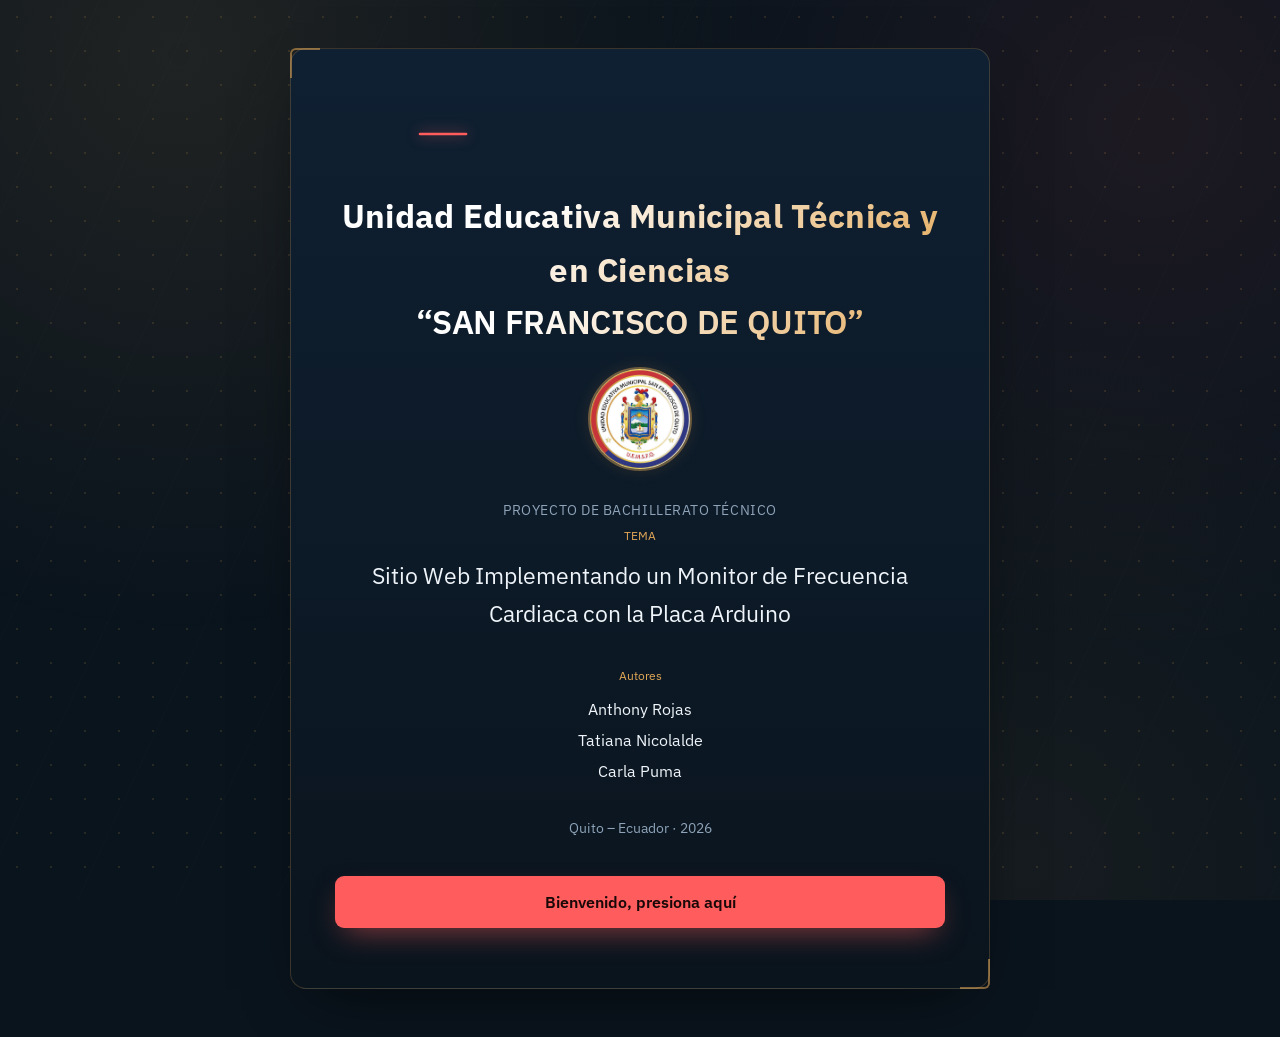
<file: index.html>
<!DOCTYPE html>
<html lang="es">
<head>
<meta charset="UTF-8" />
<meta name="viewport" content="width=device-width, initial-scale=1.0" />
<title>Monitor de frecuencia cardíaca con Arduino — UEM San Francisco de Quito</title>
<link rel="stylesheet" href="css/style.css" />
</head>
<body>

<!-- ============ PORTADA ============ -->
<section class="portada" id="portada">
  <div class="container">
    <div class="portada-card">

      <div class="pulse-line" aria-hidden="true">
        <svg viewBox="0 0 420 46" xmlns="http://www.w3.org/2000/svg">
          <path class="pulse-path" d="M0 23 H140 L155 6 L172 40 L188 12 L200 30 L212 23 H420" />
        </svg>
      </div>

      <p class="portada-institucion">Unidad Educativa Municipal Técnica y en Ciencias</p>
      <h1 class="portada-nombre">“SAN FRANCISCO DE QUITO”</h1>
      <img class="portada-sello" src="img/Portada/images.jpg" alt="Sello de la Unidad Educativa Municipal San Francisco de Quito">

      <p class="portada-titulo-proyecto">PROYECTO DE BACHILLERATO TÉCNICO</p>

      <p class="portada-tema-label">TEMA</p>
      <p class="portada-tema">Sitio Web Implementando un Monitor de Frecuencia Cardiaca con la Placa Arduino</p>

      <p class="portada-autores-label">Autores</p>
      <ul class="portada-autores">
        <li>Anthony Rojas</li>
        <li>Tatiana Nicolalde</li>
        <li>Carla Puma</li>
      </ul>

      <p class="portada-lugar">Quito – Ecuador · 2026</p>

      <button class="btn btn-primary btn-block" id="btn-bienvenido">Bienvenido, presiona aquí</button>
    </div>
  </div>
</section>

<!-- ============ MENÚ PRINCIPAL ============ -->
<section class="menu-section is-hidden" id="menu">
  <div class="menu-inner">
    <div class="menu-head">
      <p class="eyebrow-label">Menú principal</p>
      <h1>Explora el proyecto</h1>
      <p style="margin:0 auto;">Selecciona una sección para conocer el desarrollo del monitor de frecuencia cardíaca.</p>
    </div>

    <div class="menu-grid">
      <a class="menu-card" href="circuito.html">
        <span class="icon-badge"><svg class="icon" viewBox="0 0 24 24" fill="none" stroke="currentColor" stroke-width="1.6"><rect x="3" y="3" width="7" height="7" rx="1"/><rect x="14" y="3" width="7" height="7" rx="1"/><rect x="14" y="14" width="7" height="7" rx="1"/><rect x="3" y="14" width="7" height="7" rx="1"/><path d="M10 6.5H14M6.5 10V14M17.5 10V14M10 17.5H14"/></svg></span>
        <h3>Circuito</h3>
        <p>Funcionamiento y conexiones del circuito con Arduino, la pantalla LCD y el potenciómetro.</p>
      </a>

      <a class="menu-card" href="componentes.html">
        <span class="icon-badge"><svg class="icon" viewBox="0 0 24 24" fill="none" stroke="currentColor" stroke-width="1.6"><path d="M7 3v4M17 3v4M4 9h16M6 9v10a2 2 0 0 0 2 2h8a2 2 0 0 0 2-2V9"/></svg></span>
        <h3>Componentes</h3>
        <p>Ficha técnica de cada elemento electrónico utilizado en el proyecto.</p>
      </a>

      <a class="menu-card" href="desarrollo.html">
        <span class="icon-badge"><svg class="icon" viewBox="0 0 24 24" fill="none" stroke="currentColor" stroke-width="1.6"><path d="M4 6h16M4 12h10M4 18h6"/><circle cx="20" cy="18" r="1.6"/></svg></span>
        <h3>Desarrollo</h3>
        <p>Los cinco pasos seguidos, desde los componentes hasta la publicación del sitio.</p>
      </a>

      <a class="menu-card" href="conclusiones.html">
        <span class="icon-badge"><svg class="icon" viewBox="0 0 24 24" fill="none" stroke="currentColor" stroke-width="1.6"><path d="M12 3l8 4v5c0 5-3.5 8-8 9-4.5-1-8-4-8-9V7l8-4z"/><path d="M9 12l2 2 4-4"/></svg></span>
        <h3>Conclusiones e importancia</h3>
        <p>Aprendizajes obtenidos, importancia del proyecto y su valor innovador.</p>
      </a>
    </div>

    <div class="menu-actions">
      <button class="btn btn-outline" id="btn-volver-portada">Volver a la portada</button>
    </div>
  </div>
</section>

<script src="js/script.js"></script>
</body>
</html>
</file>
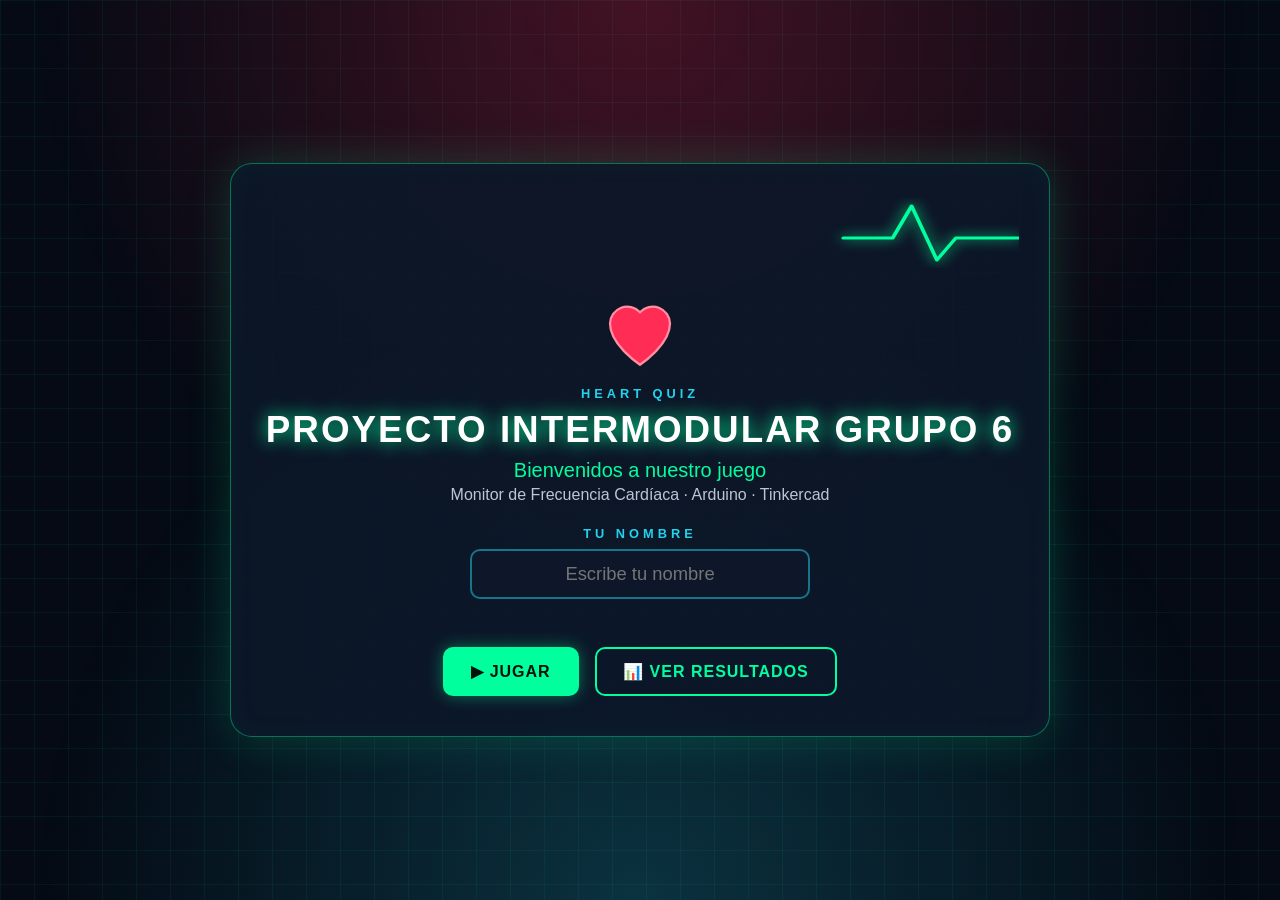
<file: heart-quiz/index.html>
<!DOCTYPE html>
<html lang="es">
<head>
<meta charset="UTF-8">
<meta name="viewport" content="width=device-width, initial-scale=1">
<title>Heart Quiz - Proyecto Intermodular Grupo 6</title>
<link rel="stylesheet" href="style.css">
</head>
<body>
<div class="caja">

  <svg class="ecg" viewBox="0 0 600 70" preserveAspectRatio="none">
    <path d="M0 40 H120 L140 40 L155 8 L175 62 L190 40 H300 L320 40 L335 8 L355 62 L370 40 H480 L500 40 L515 8 L535 62 L550 40 H600"/>
  </svg>

  <!-- MENÚ PRINCIPAL -->
  <section id="menu">
    <svg class="latido" viewBox="0 0 24 24"><path fill="#ff2d55" stroke="#ff8fa3" stroke-width=".6" d="M12 21s-8-5.3-8-11a4.6 4.6 0 0 1 8-3 4.6 4.6 0 0 1 8 3c0 5.7-8 11-8 11z"/></svg>
    <div class="etiqueta">HEART QUIZ</div>
    <h1>PROYECTO INTERMODULAR GRUPO 6</h1>
    <p class="bienvenida">Bienvenidos a nuestro juego</p>
    <p class="txt">Monitor de Frecuencia Cardíaca · Arduino · Tinkercad</p>
    <div class="jugador">
      <label for="nombre" class="etiqueta">TU NOMBRE</label>
      <input id="nombre" type="text" maxlength="20" placeholder="Escribe tu nombre" autocomplete="off">
      <div class="error" id="errNombre"></div>
    </div>
    <button class="btn" onclick="jugar()">▶ JUGAR</button>
    <button class="btn sec" onclick="verResultados()">📊 VER RESULTADOS</button>
  </section>

  <!-- REGLAS -->
  <section id="reglas" class="oculto">
    <div class="etiqueta">ANTES DE EMPEZAR</div>
    <h2>📋 Reglas del juego</h2>
    <ul class="reglas">
      <li><span class="ic">🎯</span><div>El juego trata sobre el <b>corazón, la frecuencia cardíaca, Arduino y nuestro circuito en Tinkercad</b>.</div></li>
      <li><span class="ic">❓</span><div>Debes responder <b>10 preguntas</b>. Cada una tiene 4 opciones y solo una es correcta.</div></li>
      <li><span class="ic">🏆</span><div>Cada respuesta correcta suma <b>10 puntos</b>. El máximo es 100.</div></li>
      <li><span class="ic">❤️</span><div>Tienes <b>3 vidas</b>. Cada error apaga un corazón. Si pierdes las 3, se acaba el juego.</div></li>
      <li><span class="ic">🔁</span><div>En cada pregunta puedes pasar a <b>Siguiente</b>, <b>Repetir</b> la pregunta o volver al <b>Menú principal</b>.</div></li>
    </ul>
    <button class="btn sec" onclick="ir('menu')">← VOLVER</button>
    <button class="btn" onclick="comenzar()">¡EMPEZAR!</button>
  </section>

  <!-- JUEGO -->
  <section id="juego" class="oculto">
    <div class="stats">
      <div class="stat"><small>PUNTOS</small><b id="puntos">0</b></div>
      <div class="stat"><small>VIDAS</small><b id="vidas"></b></div>
      <div class="stat"><small>PREGUNTA</small><b id="numero">1/10</b></div>
    </div>
    <div class="barra"><div id="progreso"></div></div>
    <div class="pregunta-box">
      <div class="cat" id="cat"></div>
      <h2 id="preg"></h2>
      <div class="opciones" id="opciones"></div>
    </div>
    <div class="msg" id="msg"></div>
    <div class="acciones">
      <button class="btn rojo" onclick="menuPrincipal()">🏠 MENÚ PRINCIPAL</button>
      <button class="btn sec" id="btnRepetir" onclick="repetir()">↻ REPETIR</button>
      <button class="btn" id="btnSig" onclick="siguiente()">SIGUIENTE ▶</button>
    </div>
  </section>

  <!-- RESULTADOS -->
  <section id="ranking" class="oculto">
    <div class="etiqueta">JUGADORES</div>
    <h2>📊 Resultados</h2>
    <div class="orden">
      <button class="btn sec chico" id="ordenTurno" onclick="cambiarOrden('turno')">ORDEN DE JUEGO</button>
      <button class="btn sec chico" id="ordenPuntos" onclick="cambiarOrden('puntos')">MEJOR PUNTAJE</button>
    </div>
    <div class="tabla-wrap alta" id="tablaRank"></div>
    <button class="btn sec" onclick="ir('menu')">← VOLVER</button>
    <button class="btn rojo" onclick="borrarResultados()">🗑 BORRAR HISTORIAL</button>
  </section>

  <!-- FIN -->
  <section id="fin" class="oculto">
    <div class="final-icon" id="finIcono"></div>
    <h1 id="finTitulo"></h1>
    <p class="bienvenida" id="finTexto"></p>
    <p class="txt" id="finPuesto"></p>
    <div class="etiqueta">JUGADORES ANTERIORES</div>
    <div class="tabla-wrap" id="tablaFin"></div>
    <button class="btn" onclick="comenzar()">↻ REINTENTAR</button>
    <button class="btn sec" onclick="nuevoJugador()">👤 NUEVO JUGADOR</button>
  </section>
</div>

<script src="script.js"></script>
</body>
</html>
</file>
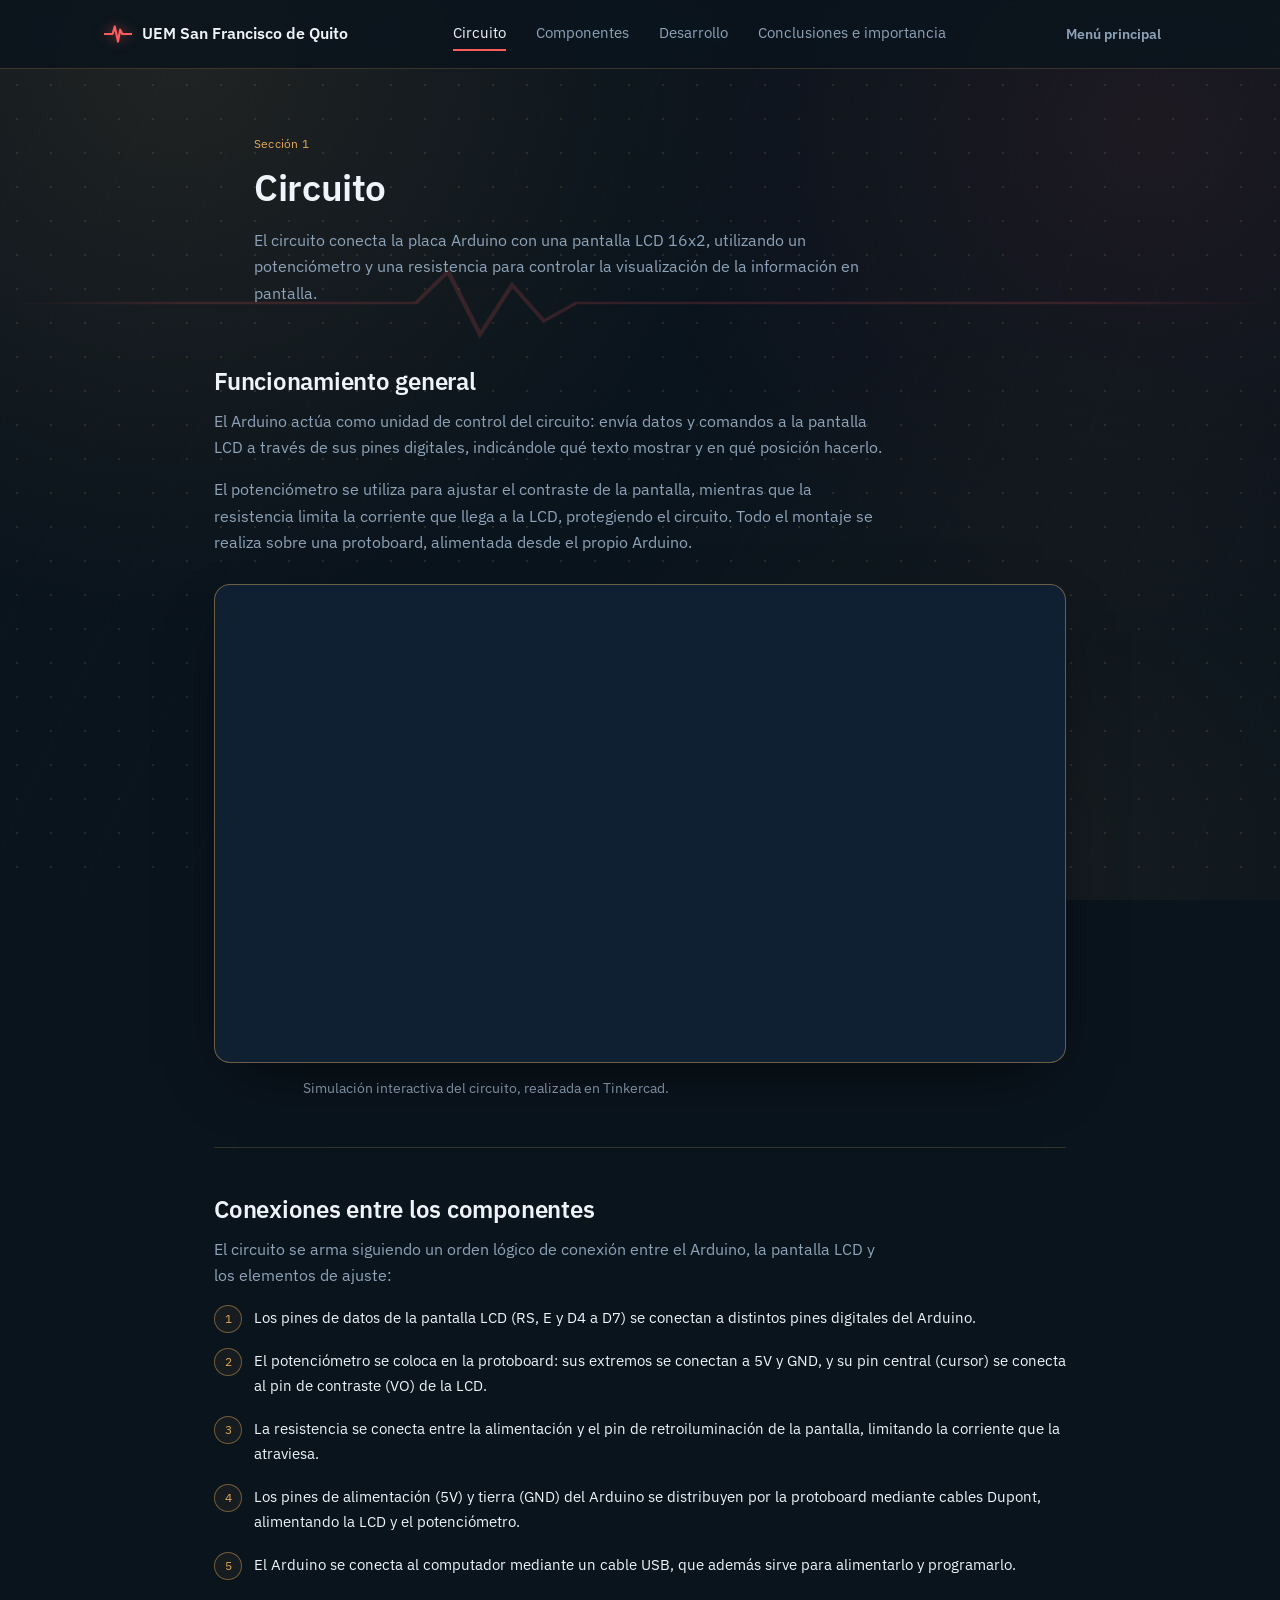
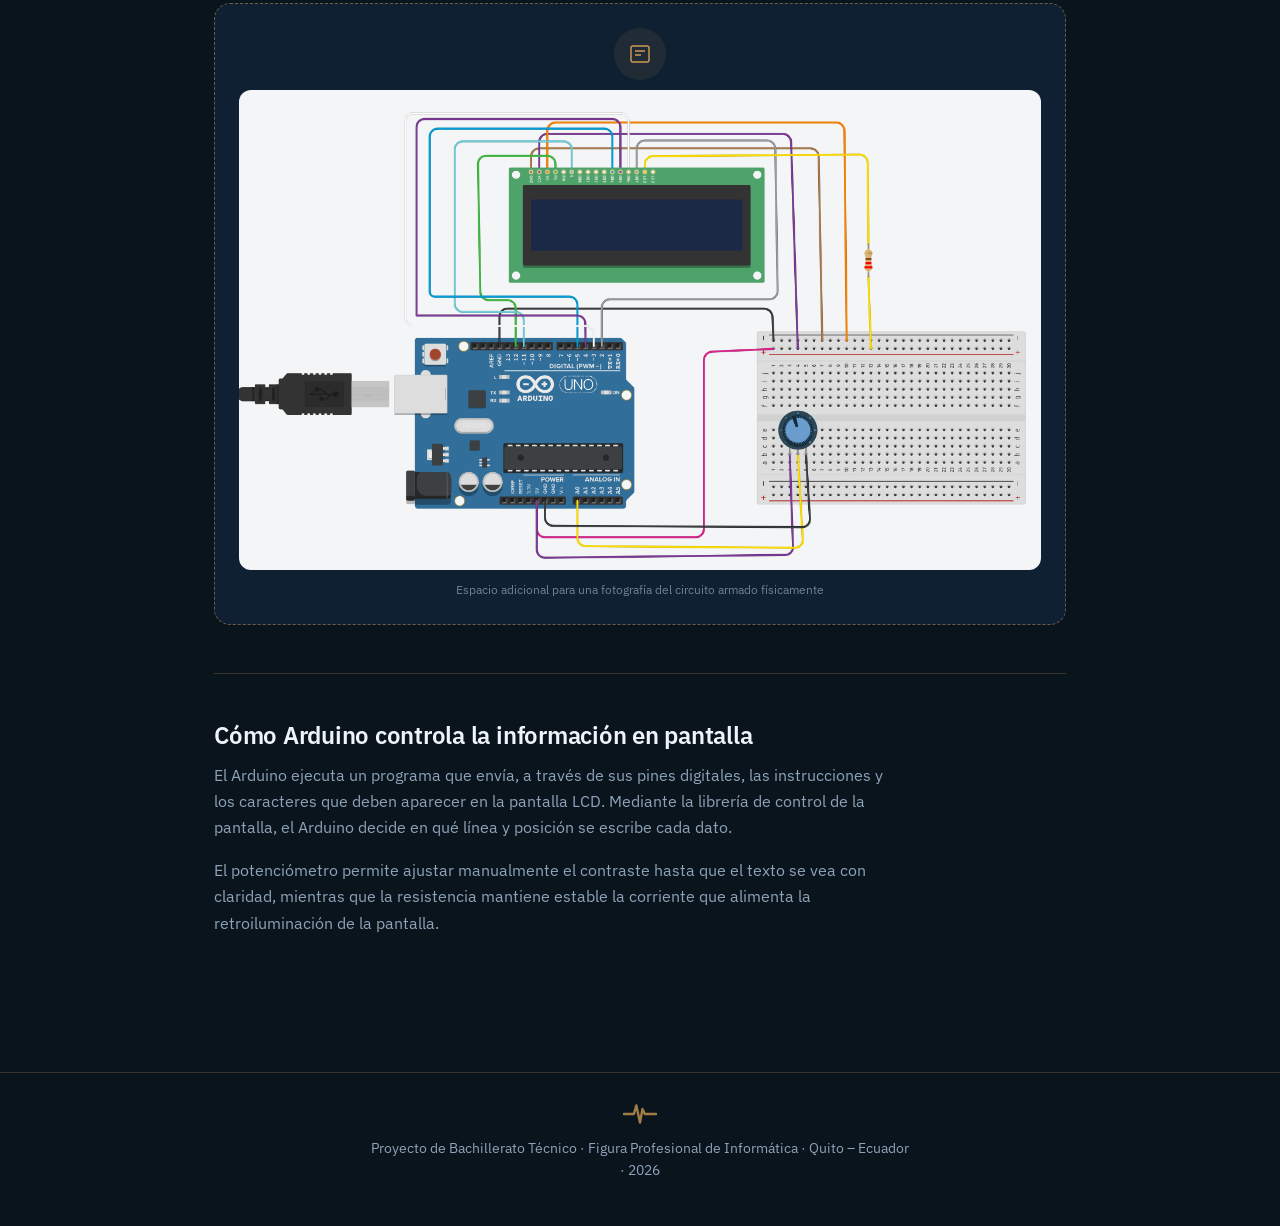
<file: circuito.html>
<!DOCTYPE html>
<html lang="es">
<head>
<meta charset="UTF-8" />
<meta name="viewport" content="width=device-width, initial-scale=1.0" />
<title>Circuito — Monitor de frecuencia cardíaca con Arduino</title>
<link rel="stylesheet" href="css/style.css" />
</head>
<body>

<header class="site-header">
  <div class="header-inner">
    <a class="brand" href="index.html">
      <span class="brand-mark" aria-hidden="true">
        <svg viewBox="0 0 26 18" xmlns="http://www.w3.org/2000/svg"><path d="M0 9h8l2-7 3 14 2-11 2 4h9" fill="none" stroke="#ff5d5d" stroke-width="2" stroke-linecap="round" stroke-linejoin="round"/></svg>
      </span>
      <span>UEM San Francisco de Quito</span>
    </a>
    <nav class="site-nav" aria-label="Navegación principal">
      <a href="circuito.html">Circuito</a>
      <a href="componentes.html">Componentes</a>
      <a href="desarrollo.html">Desarrollo</a>
      <a href="conclusiones.html">Conclusiones e importancia</a>
    </nav>
    <div class="header-actions">
      <a class="btn btn-ghost" href="index.html#menu">Menú principal</a>
    </div>
    <button class="nav-toggle" aria-label="Abrir menú">☰</button>
  </div>
</header>

<section class="section-hero">
  <div class="hero-ecg-wrap" aria-hidden="true"><svg viewBox="0 0 1600 100" preserveAspectRatio="none" xmlns="http://www.w3.org/2000/svg"><path d="M0 50 H260 L280 15 L300 85 L320 30 L340 70 L360 50 H800" fill="none" stroke="#ff5d5d" stroke-width="3"/><path d="M0 50 H260 L280 15 L300 85 L320 30 L340 70 L360 50 H800" fill="none" stroke="#ff5d5d" stroke-width="3" transform="translate(800,0)"/></svg></div>
  <div class="container">
    <p class="eyebrow-label">Sección 1</p>
    <h1>Circuito</h1>
    <p>El circuito conecta la placa Arduino con una pantalla LCD 16x2, utilizando un potenciómetro y una resistencia para controlar la visualización de la información en pantalla.</p>
  </div>
</section>

<section>
  <div class="container">

    <h2>Funcionamiento general</h2>
    <p>El Arduino actúa como unidad de control del circuito: envía datos y comandos a la pantalla LCD a través de sus pines digitales, indicándole qué texto mostrar y en qué posición hacerlo.</p>
    <p>El potenciómetro se utiliza para ajustar el contraste de la pantalla, mientras que la resistencia limita la corriente que llega a la LCD, protegiendo el circuito. Todo el montaje se realiza sobre una protoboard, alimentada desde el propio Arduino.</p>

    <div class="circuito-embed">
      <div class="embed-frame">
        <iframe src="https://www.tinkercad.com/embed/7aYtEujvvFU?sharecode=viYZ-aGnETZepi8t3bo9Mt4cG4q8WnVio-UwCcO6Vo4" title="Simulación del circuito en Tinkercad" loading="lazy" allowfullscreen></iframe>
      </div>
      <p class="embed-caption">Simulación interactiva del circuito, realizada en Tinkercad.</p>
    </div>

    <hr class="divider-line" />

    <h2>Conexiones entre los componentes</h2>
    <p>El circuito se arma siguiendo un orden lógico de conexión entre el Arduino, la pantalla LCD y los elementos de ajuste:</p>
    <ol class="pasos-conexion">
      <li>Los pines de datos de la pantalla LCD (RS, E y D4 a D7) se conectan a distintos pines digitales del Arduino.</li>
      <li>El potenciómetro se coloca en la protoboard: sus extremos se conectan a 5V y GND, y su pin central (cursor) se conecta al pin de contraste (VO) de la LCD.</li>
      <li>La resistencia se conecta entre la alimentación y el pin de retroiluminación de la pantalla, limitando la corriente que la atraviesa.</li>
      <li>Los pines de alimentación (5V) y tierra (GND) del Arduino se distribuyen por la protoboard mediante cables Dupont, alimentando la LCD y el potenciómetro.</li>
      <li>El Arduino se conecta al computador mediante un cable USB, que además sirve para alimentarlo y programarlo.</li>
    </ol>

    <div class="img-slot" style="margin-top:26px;">
      <span class="slot-icon"><svg viewBox="0 0 24 24" fill="none" stroke="currentColor" stroke-width="1.4"><rect x="3" y="4" width="18" height="16" rx="2"/><path d="M7 9h10M7 13h6"/></svg></span>
      <img src="img/circuito/Circuito.png" alt="Imagen del componente">
      <small>Espacio adicional para una fotografía del circuito armado físicamente</small>
    </div>

    <hr class="divider-line" />

    <h2>Cómo Arduino controla la información en pantalla</h2>
    <p>El Arduino ejecuta un programa que envía, a través de sus pines digitales, las instrucciones y los caracteres que deben aparecer en la pantalla LCD. Mediante la librería de control de la pantalla, el Arduino decide en qué línea y posición se escribe cada dato.</p>
    <p>El potenciómetro permite ajustar manualmente el contraste hasta que el texto se vea con claridad, mientras que la resistencia mantiene estable la corriente que alimenta la retroiluminación de la pantalla.</p>

  </div>
</section>

<footer class="site-footer">
  <div class="footer-mark" aria-hidden="true"><svg viewBox="0 0 26 18" xmlns="http://www.w3.org/2000/svg"><path d="M0 9h8l2-7 3 14 2-11 2 4h9" fill="none" stroke="#e3a857" stroke-width="2" stroke-linecap="round" stroke-linejoin="round"/></svg></div>
  <p>Proyecto de Bachillerato Técnico · Figura Profesional de Informática · Quito – Ecuador · 2026</p>
</footer>

<script src="js/script.js"></script>
</body>
</html>
</file>
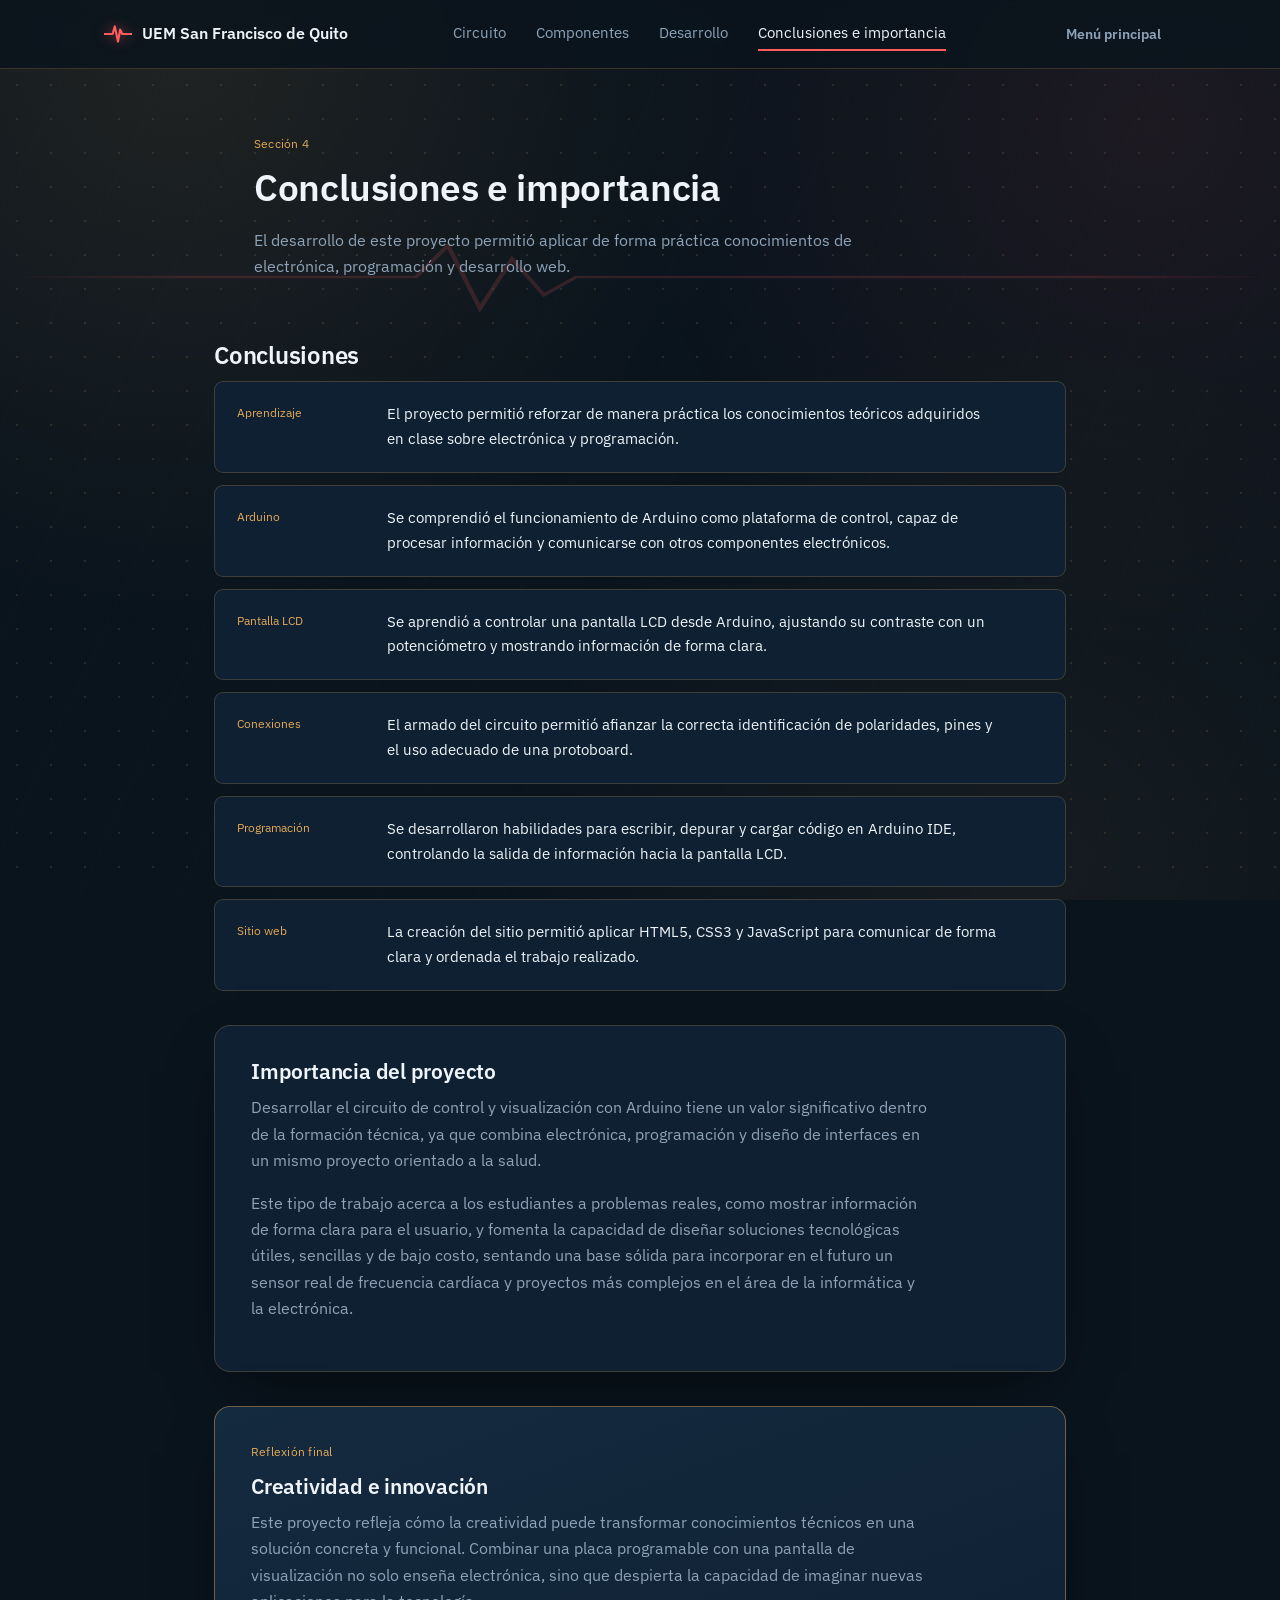
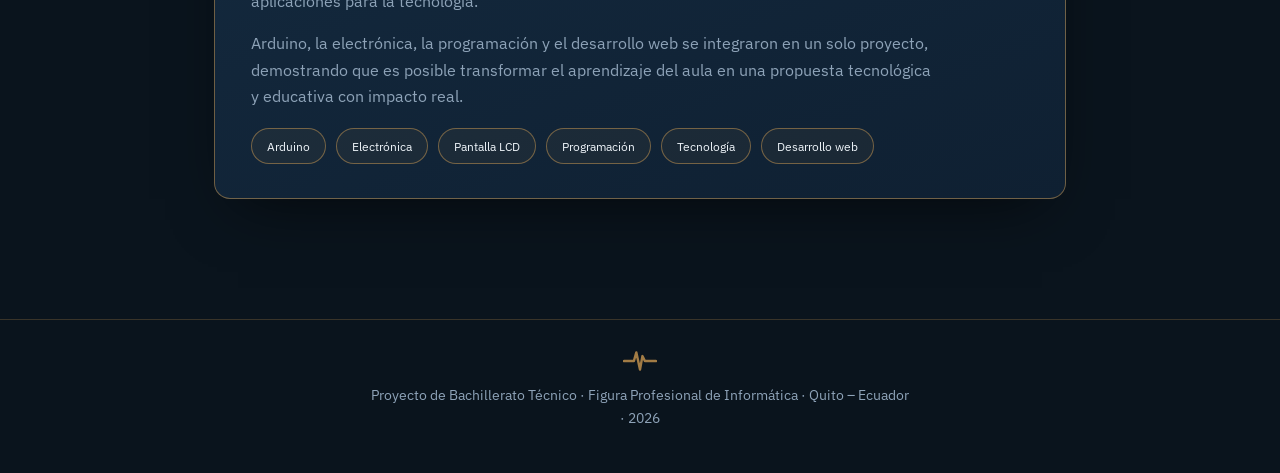
<file: conclusiones.html>
<!DOCTYPE html>
<html lang="es">
<head>
<meta charset="UTF-8" />
<meta name="viewport" content="width=device-width, initial-scale=1.0" />
<title>Conclusiones — Monitor de frecuencia cardíaca con Arduino</title>
<link rel="stylesheet" href="css/style.css" />
</head>
<body>

<header class="site-header">
  <div class="header-inner">
    <a class="brand" href="index.html">
      <span class="brand-mark" aria-hidden="true">
        <svg viewBox="0 0 26 18" xmlns="http://www.w3.org/2000/svg"><path d="M0 9h8l2-7 3 14 2-11 2 4h9" fill="none" stroke="#ff5d5d" stroke-width="2" stroke-linecap="round" stroke-linejoin="round"/></svg>
      </span>
      <span>UEM San Francisco de Quito</span>
    </a>
    <nav class="site-nav" aria-label="Navegación principal">
      <a href="circuito.html">Circuito</a>
      <a href="componentes.html">Componentes</a>
      <a href="desarrollo.html">Desarrollo</a>
      <a href="conclusiones.html">Conclusiones e importancia</a>
    </nav>
    <div class="header-actions">
      <a class="btn btn-ghost" href="index.html#menu">Menú principal</a>
    </div>
    <button class="nav-toggle" aria-label="Abrir menú">☰</button>
  </div>
</header>

<section class="section-hero">
  <div class="hero-ecg-wrap" aria-hidden="true"><svg viewBox="0 0 1600 100" preserveAspectRatio="none" xmlns="http://www.w3.org/2000/svg"><path d="M0 50 H260 L280 15 L300 85 L320 30 L340 70 L360 50 H800" fill="none" stroke="#ff5d5d" stroke-width="3"/><path d="M0 50 H260 L280 15 L300 85 L320 30 L340 70 L360 50 H800" fill="none" stroke="#ff5d5d" stroke-width="3" transform="translate(800,0)"/></svg></div>
  <div class="container">
    <p class="eyebrow-label">Sección 4</p>
    <h1>Conclusiones e importancia</h1>
    <p>El desarrollo de este proyecto permitió aplicar de forma práctica conocimientos de electrónica, programación y desarrollo web.</p>
  </div>
</section>

<section>
  <div class="container">

    <h2>Conclusiones</h2>
    <ul class="lista-conclusiones">
      <li>
        <span class="tema">Aprendizaje</span>
        <p>El proyecto permitió reforzar de manera práctica los conocimientos teóricos adquiridos en clase sobre electrónica y programación.</p>
      </li>
      <li>
        <span class="tema">Arduino</span>
        <p>Se comprendió el funcionamiento de Arduino como plataforma de control, capaz de procesar información y comunicarse con otros componentes electrónicos.</p>
      </li>
      <li>
        <span class="tema">Pantalla LCD</span>
        <p>Se aprendió a controlar una pantalla LCD desde Arduino, ajustando su contraste con un potenciómetro y mostrando información de forma clara.</p>
      </li>
      <li>
        <span class="tema">Conexiones</span>
        <p>El armado del circuito permitió afianzar la correcta identificación de polaridades, pines y el uso adecuado de una protoboard.</p>
      </li>
      <li>
        <span class="tema">Programación</span>
        <p>Se desarrollaron habilidades para escribir, depurar y cargar código en Arduino IDE, controlando la salida de información hacia la pantalla LCD.</p>
      </li>
      <li>
        <span class="tema">Sitio web</span>
        <p>La creación del sitio permitió aplicar HTML5, CSS3 y JavaScript para comunicar de forma clara y ordenada el trabajo realizado.</p>
      </li>
    </ul>

    <div class="panel">
      <h2>Importancia del proyecto</h2>
      <p>Desarrollar el circuito de control y visualización con Arduino tiene un valor significativo dentro de la formación técnica, ya que combina electrónica, programación y diseño de interfaces en un mismo proyecto orientado a la salud.</p>
      <p>Este tipo de trabajo acerca a los estudiantes a problemas reales, como mostrar información de forma clara para el usuario, y fomenta la capacidad de diseñar soluciones tecnológicas útiles, sencillas y de bajo costo, sentando una base sólida para incorporar en el futuro un sensor real de frecuencia cardíaca y proyectos más complejos en el área de la informática y la electrónica.</p>
    </div>

    <div class="panel panel-cta">
      <p class="eyebrow-label">Reflexión final</p>
      <h2>Creatividad e innovación</h2>
      <p>Este proyecto refleja cómo la creatividad puede transformar conocimientos técnicos en una solución concreta y funcional. Combinar una placa programable con una pantalla de visualización no solo enseña electrónica, sino que despierta la capacidad de imaginar nuevas aplicaciones para la tecnología.</p>
      <p>Arduino, la electrónica, la programación y el desarrollo web se integraron en un solo proyecto, demostrando que es posible transformar el aprendizaje del aula en una propuesta tecnológica y educativa con impacto real.</p>
      <div class="chips">
        <span class="chip">Arduino</span>
        <span class="chip">Electrónica</span>
        <span class="chip">Pantalla LCD</span>
        <span class="chip">Programación</span>
        <span class="chip">Tecnología</span>
        <span class="chip">Desarrollo web</span>
      </div>
    </div>

  </div>
</section>

<footer class="site-footer">
  <div class="footer-mark" aria-hidden="true"><svg viewBox="0 0 26 18" xmlns="http://www.w3.org/2000/svg"><path d="M0 9h8l2-7 3 14 2-11 2 4h9" fill="none" stroke="#e3a857" stroke-width="2" stroke-linecap="round" stroke-linejoin="round"/></svg></div>
  <p>Proyecto de Bachillerato Técnico · Figura Profesional de Informática · Quito – Ecuador · 2026</p>
</footer>

<script src="js/script.js"></script>
</body>
</html>
</file>
<file: css/style.css>
/* =========================================================
   UEM San Francisco de Quito — Monitor de frecuencia cardíaca
   Hoja de estilos general
   ========================================================= */

@import url('https://fonts.googleapis.com/css2?family=IBM+Plex+Sans:wght@400;500;600;700&display=swap');

:root{
  --bg: #0a141d;
  --bg-panel: #0f2032;
  --bg-panel-2: #142a3f;
  --border: rgba(227,168,87,0.22);
  --border-strong: rgba(227,168,87,0.45);
  --text: #eef4f9;
  --text-muted: #8ea3b8;
  --accent-pulse: #ff5d5d;
  --accent-pulse-dim: rgba(255,93,93,0.16);
  --accent-copper: #e3a857;
  --accent-copper-dim: #a9793a;
  --radius: 16px;
  --radius-sm: 9px;
  --maxw: 1120px;
  --font-display: 'IBM Plex Sans', system-ui, sans-serif;
  --font-body: 'IBM Plex Sans', system-ui, sans-serif;
  --font-mono: 'IBM Plex Sans', system-ui, sans-serif;
  --shadow-lift: 0 24px 60px -24px rgba(0,0,0,0.65);
}

*{ box-sizing: border-box; }
html{ scroll-behavior: smooth; }
body{
  margin:0;
  background: var(--bg);
  color: var(--text);
  font-family: var(--font-body);
  line-height: 1.65;
  -webkit-font-smoothing: antialiased;
  overflow-x: hidden;
}

/* Textura de fondo: resplandores + trama de puntos tipo placa electrónica */
body::before{
  content:"";
  position: fixed;
  inset: 0;
  z-index: -2;
  background-image:
    radial-gradient(circle at 14% 6%, rgba(227,168,87,0.10), transparent 42%),
    radial-gradient(circle at 90% 14%, rgba(255,93,93,0.08), transparent 38%),
    radial-gradient(circle at 80% 96%, rgba(227,168,87,0.06), transparent 40%),
    radial-gradient(circle 1.4px, rgba(227,168,87,0.14) 1.4px, transparent 1.4px);
  background-size: auto, auto, auto, 34px 34px;
  background-position: 0 0, 0 0, 0 0, 0 0;
}
body::after{
  content:"";
  position: fixed;
  inset: 0;
  z-index: -1;
  pointer-events:none;
  background-image: repeating-linear-gradient(115deg, rgba(255,255,255,0.012) 0px, rgba(255,255,255,0.012) 1px, transparent 1px, transparent 90px);
}

img{ max-width: 100%; display:block; }
a{ color: inherit; text-decoration: none; }

h1,h2,h3,h4{
  font-family: var(--font-display);
  font-weight: 600;
  line-height: 1.15;
  letter-spacing: -0.01em;
  margin: 0 0 .5em 0;
}
h2{ font-size: 1.5rem; }

p{ margin: 0 0 1em 0; color: var(--text-muted); max-width: 68ch; }

.container{
  max-width: var(--maxw);
  margin: 0 auto;
  padding: 0 24px;
}

.eyebrow-label{
  font-family: var(--font-mono);
  font-size: 0.78rem;
  letter-spacing: 0.02em;
  color: var(--accent-copper);
}

/* ---------- Botones ---------- */
.btn{
  display:inline-flex;
  align-items:center;
  gap:.5em;
  padding: 0.95em 1.7em;
  border-radius: var(--radius-sm);
  font-family: var(--font-display);
  font-weight: 600;
  font-size: 0.98rem;
  border: 1px solid transparent;
  cursor: pointer;
  transition: transform .2s ease, background .2s ease, border-color .2s ease, box-shadow .2s ease;
}
.btn:hover{ transform: translateY(-2px); }
.btn:focus-visible{ outline: 2px solid var(--accent-copper); outline-offset: 3px; }

.btn-primary{
  background: var(--accent-pulse);
  color: #1a0808;
  box-shadow: 0 12px 30px -10px rgba(255,93,93,0.55);
}
.btn-primary:hover{ background:#ff7373; box-shadow: 0 16px 38px -10px rgba(255,93,93,0.7); }

.btn-outline{
  background: transparent;
  border-color: var(--border-strong);
  color: var(--text);
}
.btn-outline:hover{ border-color: var(--accent-copper); color: var(--accent-copper); background: rgba(227,168,87,0.06); }

.btn-ghost{
  background: transparent;
  color: var(--text-muted);
  padding: 0.5em 1em;
  font-size: 0.9rem;
}
.btn-ghost:hover{ color: var(--accent-copper); transform:none; }

.btn-block{ width: 100%; justify-content:center; }

/* ---------- Encabezado (sub-páginas) ---------- */
.site-header{
  border-bottom: 1px solid var(--border);
  background: rgba(10,20,29,0.82);
  backdrop-filter: blur(10px);
  position: sticky;
  top:0;
  z-index: 30;
}
.header-inner{
  max-width: var(--maxw);
  margin: 0 auto;
  padding: 14px 24px;
  display:flex;
  align-items:center;
  justify-content: space-between;
  gap: 20px;
  position: relative;
}
.brand{
  display:flex;
  align-items:center;
  gap:10px;
  font-family: var(--font-display);
  font-weight:600;
  font-size: 0.98rem;
  white-space: nowrap;
}
.brand-mark{ width: 28px; height: 20px; flex-shrink:0; filter: drop-shadow(0 0 6px rgba(255,93,93,0.5)); }
.brand-mark svg{ width:100%; height:100%; }

.site-nav{
  display:flex;
  gap: 30px;
  flex-wrap: wrap;
}
.site-nav a{
  font-size: 0.92rem;
  color: var(--text-muted);
  padding: 4px 0;
  border-bottom: 2px solid transparent;
  transition: color .2s ease, border-color .2s ease;
}
.site-nav a:hover, .site-nav a.active{
  color: var(--text);
  border-color: var(--accent-pulse);
}

.nav-toggle{
  display:none;
  background: transparent;
  border: 1px solid var(--border-strong);
  border-radius: var(--radius-sm);
  color: var(--text);
  padding: 8px 10px;
  cursor:pointer;
}

.site-footer{
  border-top: 1px solid var(--border);
  margin-top: 60px;
  padding: 30px 24px 44px;
  text-align:center;
}
.footer-mark{ width:34px; height:22px; margin: 0 auto 12px; opacity:.7; }
.footer-mark svg{ width:100%; height:100%; }
.site-footer p{
  margin:0 auto;
  font-size: 0.85rem;
  color: var(--text-muted);
}

/* ---------- Portada (index.html) ---------- */
.portada{
  min-height: 100svh;
  display:flex;
  align-items:center;
  justify-content:center;
  padding: 48px 24px;
  position: relative;
  overflow:hidden;
}
.portada::before{
  content:"";
  position:absolute;
  top:50%; left:50%;
  width: 900px; height: 900px;
  background: radial-gradient(circle, rgba(255,93,93,0.10), transparent 60%);
  transform: translate(-50%,-50%);
  pointer-events:none;
}
.portada-card{
  max-width: 700px;
  width: 100%;
  text-align:center;
  padding: 60px 44px;
  border: 1px solid var(--border);
  border-radius: var(--radius);
  background: linear-gradient(180deg, var(--bg-panel), var(--bg));
  box-shadow: var(--shadow-lift);
  position: relative;
}
.portada-card > p,
.portada-autores{
  margin-left: auto;
  margin-right: auto;
  text-align: center;
}
.portada-card::before, .portada-card::after{
  content:"";
  position:absolute;
  width: 28px; height: 28px;
  border: 2px solid var(--accent-copper);
  opacity: 0.55;
}
.portada-card::before{ top:-1px; left:-1px; border-right:none; border-bottom:none; border-top-left-radius: 6px; }
.portada-card::after{ bottom:-1px; right:-1px; border-left:none; border-top:none; border-bottom-right-radius: 6px; }

.pulse-line{
  width: 100%;
  max-width: 440px;
  margin: 0 auto 30px;
  height: 50px;
}
.pulse-line svg{ width:100%; height:100%; overflow: visible; }
.pulse-track,
.pulse-path{
  fill:none;
  stroke-width: 2.5;
  stroke-linecap: round;
  stroke-linejoin: round;
}
.pulse-track{ stroke: rgba(255,93,93,0.24); }
.pulse-path{
  stroke: var(--accent-pulse);
  stroke-dasharray: 44 437;
  stroke-dashoffset: 0;
  filter: drop-shadow(0 0 6px rgba(255,93,93,0.65));
  animation: pulse-travel 2.4s linear infinite, pulse-glow 1.8s ease-in-out infinite;
}
@keyframes pulse-travel{ to{ stroke-dashoffset: -481; } }
@keyframes pulse-glow{
  0%, 100%{ filter: drop-shadow(0 0 4px rgba(255,93,93,0.45)); }
  50%{ filter: drop-shadow(0 0 12px rgba(255,93,93,0.85)); }
}

.portada-institucion{
  font-family: var(--font-display);
  font-size: clamp(1.5rem, 3.2vw, 2.05rem);
  font-weight: 700;
  letter-spacing: 0.01em;
  margin-bottom: 6px;
  background: linear-gradient(135deg, #ffffff 30%, var(--accent-copper) 100%);
  -webkit-background-clip: text;
  background-clip: text;
  color: transparent;
}
.portada-nombre{
  font-family: var(--font-display);
  font-size: clamp(1.5rem, 3.2vw, 2.05rem);
  margin-bottom: 26px;
  background: linear-gradient(135deg, #ffffff 30%, var(--accent-copper) 100%);
  -webkit-background-clip: text;
  background-clip: text;
  color: transparent;
}
.portada-figura{
  color: var(--text-muted);
  font-size: 0.95rem;
  margin-bottom: 10px;
}
.portada-sello{
  width: 104px;
  height: 104px;
  margin: 0 auto 28px;
  border: 2px solid var(--border-strong);
  border-radius: 50%;
  object-fit: cover;
  object-position: center;
  box-shadow: 0 0 16px rgba(227,168,87,0.12);
}
.portada-titulo-proyecto{
  font-family: var(--font-display);
  font-size: 0.85rem;
  color: var(--text-muted);
  letter-spacing: 0.04em;
  margin-bottom: 4px;
}
.portada-previo{
  font-size: 0.85rem;
  color: var(--text-muted);
  margin-bottom: 28px;
}
.portada-tema-label{
  font-family: var(--font-mono);
  font-size: 0.78rem;
  color: var(--accent-copper);
  margin-bottom: 10px;
}
.portada-tema{
  font-family: var(--font-display);
  font-size: clamp(1.15rem, 2.5vw, 1.45rem);
  max-width: 46ch;
  margin: 0 auto 32px;
  color: var(--text);
}
.portada-autores-label{
  font-family: var(--font-mono);
  font-size: 0.78rem;
  color: var(--accent-copper);
  margin-bottom: 12px;
}
.portada-autores{
  list-style:none;
  padding:0;
  margin: 0 0 32px;
  color: var(--text);
  font-size: 0.98rem;
}
.portada-autores li{ margin-bottom: 5px; }
.portada-lugar{
  font-size: 0.88rem;
  color: var(--text-muted);
  margin-bottom: 36px;
}

/* ---------- Menú principal ---------- */
.menu-section{
  min-height: 100svh;
  display:flex;
  align-items:center;
  padding: 60px 24px;
  position: relative;
}
.menu-inner{ max-width: var(--maxw); margin: 0 auto; width:100%; }
.menu-head{ text-align:center; margin-bottom: 48px; }
.menu-head h1{ font-size: clamp(1.7rem, 3.6vw, 2.3rem); }
.menu-head p{ margin: 0 auto; }

.menu-grid{
  display:grid;
  grid-template-columns: repeat(2, 1fr);
  gap: 22px;
}
.menu-card{
  border: 1px solid var(--border);
  border-radius: var(--radius);
  padding: 32px 28px;
  background: linear-gradient(165deg, var(--bg-panel), rgba(15,32,50,0.4));
  transition: border-color .25s ease, transform .25s ease, background .25s ease, box-shadow .25s ease;
  display:flex;
  flex-direction: column;
  gap: 12px;
  position: relative;
  overflow: hidden;
}
.menu-card::before{
  content:"";
  position:absolute;
  top:0; left:-100%;
  width:100%; height:2px;
  background: linear-gradient(90deg, transparent, var(--accent-pulse), transparent);
  transition: left .6s ease;
}
.menu-card:hover::before{ left:100%; }
.menu-card:hover{
  border-color: var(--accent-pulse);
  transform: translateY(-4px);
  background: var(--bg-panel-2);
  box-shadow: var(--shadow-lift);
}
.menu-card .icon-badge{
  width: 54px; height: 54px;
  border-radius: 50%;
  display:flex; align-items:center; justify-content:center;
  background: radial-gradient(circle at 30% 30%, var(--accent-pulse-dim), rgba(255,93,93,0.02));
  margin-bottom: 4px;
  transition: transform .25s ease;
}
.menu-card:hover .icon-badge{ transform: scale(1.08); }
.menu-card .icon{ width: 26px; height: 26px; color: var(--accent-pulse); }
.menu-card h3{ font-size: 1.2rem; margin-bottom: 2px; }
.menu-card p{ font-size: 0.92rem; margin-bottom: 0; }

.menu-actions{
  display:flex;
  justify-content:center;
  margin-top: 44px;
}

.is-hidden{ display:none !important; }

/* ---------- Encabezado de sección (páginas internas) ---------- */
.section-hero{
  padding: 64px 24px 26px;
  position: relative;
  overflow: hidden;
}
.hero-ecg-wrap{
  position:absolute;
  inset: auto 0 0 0;
  height: 90px;
  overflow: hidden;
  opacity: 0.16;
  z-index: 0;
  pointer-events:none;
  mask-image: linear-gradient(90deg, transparent, black 15%, black 85%, transparent);
  -webkit-mask-image: linear-gradient(90deg, transparent, black 15%, black 85%, transparent);
}
.hero-ecg-wrap svg{
  height: 100%;
  width: 200%;
  animation: ecg-scroll 16s linear infinite;
}
@keyframes ecg-scroll{ from{ transform: translateX(0); } to{ transform: translateX(-50%); } }

.section-hero .container{ max-width: 820px; position: relative; z-index: 1; }
.section-hero h1{ font-size: clamp(1.7rem, 3.4vw, 2.3rem); }
.section-hero p{ max-width: 62ch; }

section{ padding: 20px 24px 60px; }
section .container{ max-width: 900px; }

/* ---------- Espacio para imagen (placeholder) ---------- */
.img-slot{
  border: 1.5px dashed var(--border-strong);
  border-radius: var(--radius);
  background: var(--bg-panel);
  min-height: 220px;
  display:flex;
  flex-direction: column;
  align-items:center;
  justify-content:center;
  gap: 10px;
  text-align:center;
  padding: 24px;
  color: var(--text-muted);
  transition: border-color .2s ease, background .2s ease;
}
.img-slot:hover{ border-color: var(--accent-copper); background: var(--bg-panel-2); }
.img-slot .slot-icon{
  width: 52px; height: 52px;
  border-radius: 50%;
  display:flex; align-items:center; justify-content:center;
  background: rgba(227,168,87,0.08);
}
.img-slot svg{ width: 24px; height: 24px; color: var(--accent-copper); opacity:.9; }
.img-slot span{ font-family: var(--font-mono); font-size: 0.82rem; }
.img-slot small{ font-size: 0.76rem; color: var(--text-muted); opacity: .75; }

/* si el usuario coloca una imagen real dentro de .img-slot,
   esta regla hace que se adapte automáticamente al espacio */
.img-slot img{
  width:100%;
  height:100%;
  object-fit: cover;
  border-radius: calc(var(--radius) - 4px);
}

/* ---------- Circuito ---------- */
.circuito-grid{
  display:grid;
  grid-template-columns: 1.1fr 1fr;
  gap: 36px;
  align-items:start;
  margin-bottom: 44px;
}
.circuito-grid .img-slot{ min-height: 320px; }

.circuito-embed{ margin: 28px 0 44px; }
.embed-frame{
  position: relative;
  width: 100%;
  aspect-ratio: 16 / 9;
  border-radius: var(--radius);
  overflow: hidden;
  border: 1px solid var(--border-strong);
  background: var(--bg-panel);
  box-shadow: var(--shadow-lift);
}
.embed-frame iframe{
  position: absolute;
  inset: 0;
  width: 100%;
  height: 100%;
  border: 0;
}
.embed-caption{
  margin: 14px 0 0;
  font-size: 0.85rem;
  text-align: center;
  color: var(--text-muted);
}

.pasos-conexion{
  list-style:none;
  margin:0;
  padding:0;
  counter-reset: conexion;
}
.pasos-conexion li{
  counter-increment: conexion;
  position:relative;
  padding-left: 40px;
  margin-bottom: 18px;
  color: var(--text);
  font-size: 0.95rem;
}
.pasos-conexion li::before{
  content: counter(conexion);
  position:absolute;
  left:0; top:0;
  width: 26px; height:26px;
  border-radius:50%;
  border: 1px solid var(--border-strong);
  background: rgba(227,168,87,0.06);
  font-family: var(--font-mono);
  font-size: 0.75rem;
  display:flex; align-items:center; justify-content:center;
  color: var(--accent-copper);
}

.divider-line{
  border:none;
  border-top: 1px solid var(--border);
  margin: 48px 0;
}

/* ---------- Componentes ---------- */
.componentes-grid{
  display:grid;
  grid-template-columns: repeat(auto-fit, minmax(250px, 1fr));
  gap: 26px;
}
.componente-card{
  border: 1px solid var(--border);
  border-top: 2px solid var(--accent-copper-dim);
  border-radius: var(--radius);
  overflow:hidden;
  background: var(--bg-panel);
  display:flex;
  flex-direction:column;
  box-shadow: 0 14px 34px -20px rgba(0,0,0,0.55);
  transition: transform .2s ease, box-shadow .2s ease, border-top-color .2s ease;
}
.componente-card:hover{
  transform: translateY(-4px);
  box-shadow: var(--shadow-lift);
  border-top-color: var(--accent-pulse);
}
.componente-card .img-slot{
  min-height: 150px;
  border: none;
  border-bottom: 1px dashed var(--border);
  border-radius: 0;
}
.componente-card .card-body{ padding: 22px 22px 26px; }
.componente-card h3{ font-size: 1.1rem; margin-bottom: 14px; }
.componente-card .tag{
  font-family: var(--font-mono);
  font-size: 0.7rem;
  color: var(--accent-copper);
  display:inline-block;
  padding: 3px 10px;
  border-radius: 100px;
  border: 1px solid var(--border-strong);
  margin-bottom: 14px;
}
.componente-card .campo{ margin-bottom: 16px; }
.componente-card .campo:last-child{ margin-bottom: 0; }
.componente-card .campo-label{
  display:block;
  font-family: var(--font-mono);
  font-size: 0.72rem;
  letter-spacing: 0.02em;
  color: var(--text-muted);
  margin-bottom: 4px;
}
.componente-card .campo p{ font-size: 0.9rem; margin-bottom: 0; color: var(--text); }
.componente-card:nth-child(even){ border-top-color: var(--accent-pulse); opacity: 0.98; }
.componente-card:nth-child(even):hover{ border-top-color: var(--accent-copper); }

/* ---------- Desarrollo (línea de tiempo) ---------- */
.timeline{
  position:relative;
  padding-left: 46px;
}
.timeline::before{
  content:"";
  position:absolute;
  left: 20px; top: 4px; bottom: 4px;
  width: 2px;
  background: linear-gradient(180deg, var(--accent-pulse), var(--accent-copper) 60%, transparent);
  opacity: .55;
}
.paso{
  position:relative;
  margin-bottom: 58px;
}
.paso:last-child{ margin-bottom: 0; }
.paso::before{
  content: attr(data-paso);
  position:absolute;
  left: -42px;
  top: 0;
  width: 34px; height: 34px;
  border-radius:50%;
  background: var(--bg);
  border: 1.5px solid var(--accent-pulse);
  color: var(--accent-pulse);
  font-family: var(--font-mono);
  font-size: 0.76rem;
  display:flex; align-items:center; justify-content:center;
  box-shadow: 0 0 0 5px rgba(255,93,93,0.08), 0 0 16px rgba(255,93,93,0.3);
  animation: paso-pulse 2.6s ease-in-out infinite;
}
@keyframes paso-pulse{
  0%, 100%{ box-shadow: 0 0 0 5px rgba(255,93,93,0.08), 0 0 12px rgba(255,93,93,0.25); }
  50%{ box-shadow: 0 0 0 7px rgba(255,93,93,0.12), 0 0 20px rgba(255,93,93,0.5); }
}
.paso h3{ font-size: 1.18rem; margin-bottom: 6px; }
.paso .fecha{
  display:block;
  font-family: var(--font-mono);
  font-size: 0.78rem;
  color: var(--text-muted);
  margin-bottom: 14px;
}
.paso .img-slot{ margin: 16px 0 18px; min-height: 190px; }
.paso .resultado{
  border-left: 2px solid var(--accent-copper);
  padding-left: 16px;
  margin-top: 14px;
}
.paso .resultado .eyebrow-label{ display:block; margin-bottom: 4px; }
.paso .resultado p{ margin-bottom: 0; font-size: 0.9rem; }

/* ---------- Conclusiones ---------- */
.lista-conclusiones{
  list-style:none;
  margin:0 0 12px;
  padding:0;
  display:flex;
  flex-direction:column;
  gap: 12px;
}
.lista-conclusiones li{
  padding: 20px 22px;
  border: 1px solid var(--border);
  border-radius: var(--radius-sm);
  background: var(--bg-panel);
  display:grid;
  grid-template-columns: 130px 1fr;
  gap: 20px;
  align-items:start;
  transition: border-color .2s ease, background .2s ease;
}
.lista-conclusiones li:hover{ border-color: var(--border-strong); background: var(--bg-panel-2); }
.lista-conclusiones .tema{
  font-family: var(--font-mono);
  font-size: 0.78rem;
  color: var(--accent-copper);
}
.lista-conclusiones p{ margin:0; font-size: 0.94rem; color: var(--text); }

.panel{
  border: 1px solid var(--border);
  border-radius: var(--radius);
  background: var(--bg-panel);
  padding: 34px 36px;
  margin-top: 34px;
  box-shadow: var(--shadow-lift);
}
.panel h2{ font-size: 1.3rem; }
.panel-cta{ border-color: var(--border-strong); background: linear-gradient(160deg, var(--bg-panel-2), var(--bg-panel)); }
.chips{ display:flex; flex-wrap:wrap; gap: 10px; margin-top: 18px; }
.chip{
  font-family: var(--font-mono);
  font-size: 0.78rem;
  color: var(--text);
  border: 1px solid var(--border-strong);
  border-radius: 100px;
  padding: 7px 15px;
  background: rgba(227,168,87,0.05);
}

/* ---------- Revelado suave al hacer scroll ---------- */
.reveal{
  opacity: 0;
  transform: translateY(18px);
  transition: opacity .6s ease, transform .6s ease;
}
.reveal.is-visible{
  opacity: 1;
  transform: translateY(0);
}

/* ---------- Responsive ---------- */
@media (max-width: 860px){
  .circuito-grid{ grid-template-columns: 1fr; }
  .menu-grid{ grid-template-columns: 1fr; }
  .lista-conclusiones li{ grid-template-columns: 1fr; gap: 4px; }
}

@media (max-width: 720px){
  .site-nav{
    display:none;
    position:absolute;
    top: 100%; left:0; right:0;
    background: var(--bg-panel);
    border-bottom: 1px solid var(--border);
    flex-direction:column;
    gap: 0;
    padding: 8px 24px 16px;
  }
  .site-nav.open{ display:flex; }
  .site-nav a{ padding: 10px 0; border-bottom: 1px solid var(--border); }
  .nav-toggle{ display:inline-flex; }
  .header-actions{ display:none; }
  .portada-card{ padding: 44px 24px; }
  .panel{ padding: 26px 22px; }
}

@media (prefers-reduced-motion: reduce){
  .pulse-path{ animation: none; stroke-dasharray: none; stroke-dashoffset: 0; filter: drop-shadow(0 0 4px rgba(255,93,93,0.5)); }
  .btn:hover, .menu-card:hover, .componente-card:hover{ transform:none; }
  .hero-ecg-wrap svg{ animation: none; }
  .paso::before{ animation: none; }
  .reveal{ opacity:1; transform:none; transition:none; }
}
</file>
<file: heart-quiz/style.css>
:root{--verde:#00ff9d;--rojo:#ff2d55;--cian:#22d3ee;--fondo:#050a14;--panel:#0d1729}
  *{box-sizing:border-box}
  body{margin:0;min-height:100vh;font-family:"Segoe UI",Arial,sans-serif;color:#e8f1ff;background:var(--fondo);
    background-image:linear-gradient(rgba(0,255,157,.06) 1px,transparent 1px),linear-gradient(90deg,rgba(0,255,157,.06) 1px,transparent 1px);
    background-size:34px 34px;display:flex;align-items:center;justify-content:center;padding:20px;overflow-x:hidden}
  body::before{content:"";position:fixed;inset:0;background:radial-gradient(circle at 50% 0,rgba(255,45,85,.25),transparent 55%),radial-gradient(circle at 50% 100%,rgba(34,211,238,.2),transparent 55%);pointer-events:none}
  .caja{position:relative;width:100%;max-width:820px;background:rgba(13,23,41,.92);border:1px solid rgba(0,255,157,.4);border-radius:22px;
    padding:34px 30px;box-shadow:0 0 45px rgba(0,255,157,.18),inset 0 0 30px rgba(0,255,157,.04);text-align:center}
  .oculto{display:none!important}
  .ecg{width:100%;height:70px;margin:0 0 14px}
  .ecg path{fill:none;stroke:var(--verde);stroke-width:3;stroke-linecap:round;stroke-linejoin:round;stroke-dasharray:600;stroke-dashoffset:600;
    filter:drop-shadow(0 0 6px var(--verde));animation:trazo 2.6s linear infinite}
  @keyframes trazo{to{stroke-dashoffset:-600}}
  .latido{width:90px;height:90px;margin:0 auto 6px;animation:lat 1s infinite}
  @keyframes lat{0%,100%{transform:scale(1)}15%{transform:scale(1.18)}30%{transform:scale(1)}45%{transform:scale(1.12)}}
  .etiqueta{letter-spacing:4px;font-size:.8rem;color:var(--cian);font-weight:bold}
  h1{margin:8px 0;font-size:2.3rem;letter-spacing:2px;color:#fff;text-shadow:0 0 18px var(--verde)}
  h2{margin:8px 0 18px}
  .bienvenida{font-size:1.25rem;color:var(--verde);margin:6px 0 4px}
  .txt{opacity:.8;margin:0 0 22px}
  .btn{font:inherit;font-weight:bold;letter-spacing:1px;padding:13px 26px;margin:6px;border-radius:10px;cursor:pointer;color:#04120c;
    background:var(--verde);border:2px solid var(--verde);transition:.2s;box-shadow:0 0 16px rgba(0,255,157,.4)}
  .btn:hover:not(:disabled){transform:translateY(-2px);filter:brightness(1.1)}
  .btn.sec{background:transparent;color:var(--verde);box-shadow:none}
  .btn.rojo{background:transparent;color:var(--rojo);border-color:var(--rojo);box-shadow:none}
  .btn:disabled{opacity:.3;cursor:not-allowed;box-shadow:none}
  .reglas{list-style:none;padding:0;margin:0 0 18px;text-align:left}
  .reglas li{display:flex;gap:14px;align-items:center;background:var(--panel);border:1px solid rgba(34,211,238,.3);
    border-radius:12px;padding:12px 16px;margin-bottom:10px}
  .reglas .ic{font-size:1.6rem}
  .stats{display:grid;grid-template-columns:repeat(3,1fr);gap:12px;margin-bottom:14px}
  .stat{background:var(--panel);border:1px solid rgba(34,211,238,.3);border-radius:12px;padding:10px}
  .stat small{color:var(--cian);letter-spacing:2px;font-weight:bold}
  .stat b{display:block;font-size:1.5rem;color:var(--verde);min-height:34px;display:flex;align-items:center;justify-content:center;gap:4px}
  .stat svg{width:28px;height:28px;transition:.4s}
  .stat svg.perdido{fill:#000!important;stroke:#444;filter:none}
  .barra{height:8px;background:#16233a;border-radius:8px;overflow:hidden;margin-bottom:18px}
  #progreso{height:100%;width:0;background:linear-gradient(90deg,var(--verde),var(--cian));transition:width .4s;box-shadow:0 0 10px var(--verde)}
  .pregunta-box{background:var(--panel);border-left:4px solid var(--rojo);border-radius:14px;padding:22px}
  .cat{color:var(--rojo);font-weight:bold;letter-spacing:3px;font-size:.85rem;text-transform:uppercase}
  .opciones{display:grid;grid-template-columns:1fr 1fr;gap:12px}
  .op{display:flex;align-items:center;gap:12px;text-align:left;font:inherit;font-weight:600;color:#e8f1ff;padding:14px;cursor:pointer;
    background:#111f38;border:1px solid rgba(34,211,238,.4);border-radius:12px;transition:.2s}
  .op span{min-width:30px;height:30px;border-radius:50%;background:var(--cian);color:#04121c;display:grid;place-items:center;font-weight:bold}
  .op:hover:not(:disabled){border-color:var(--verde);transform:translateX(4px)}
  .op.ok{background:rgba(0,255,157,.2);border-color:var(--verde)}
  .op.mal{background:rgba(255,45,85,.22);border-color:var(--rojo)}
  .op:disabled{cursor:default}
  .msg{min-height:26px;margin:14px 0 4px;font-weight:bold}
  .acciones{display:flex;flex-wrap:wrap;justify-content:center;margin-top:6px}
  .final-icon{font-size:4rem}
  .jugador{margin:0 auto 14px;max-width:340px}
  .jugador label{display:block;margin-bottom:8px}
  .jugador input{width:100%;font:inherit;font-size:1.15rem;text-align:center;color:#e8f1ff;background:var(--panel);
    border:2px solid rgba(34,211,238,.5);border-radius:10px;padding:12px;outline:none;transition:.2s}
  .jugador input:focus{border-color:var(--verde);box-shadow:0 0 14px rgba(0,255,157,.35)}
  .error{min-height:22px;margin-top:6px;color:var(--rojo);font-weight:bold;font-size:.9rem}
  .btn.chico{padding:8px 16px;font-size:.85rem}
  .btn.sec.activo{background:var(--verde);color:#04120c;box-shadow:0 0 12px rgba(0,255,157,.4)}
  .orden{margin-bottom:6px}
  .tabla-wrap{position:relative;max-height:230px;overflow:auto;margin:12px 0 16px;text-align:left;
    background:var(--panel);border:1px solid rgba(34,211,238,.3);border-radius:12px}
  .tabla-wrap.alta{max-height:340px}
  .tabla-wrap table{width:100%;border-collapse:collapse;font-size:.95rem}
  .tabla-wrap th{position:sticky;top:0;background:#0a1324;color:var(--cian);letter-spacing:1px;font-size:.8rem;padding:10px 12px;text-align:left}
  .tabla-wrap td{padding:9px 12px;border-top:1px solid rgba(34,211,238,.15)}
  .tabla-wrap tr.yo td{background:rgba(0,255,157,.18);color:var(--verde);font-weight:bold}
  .tabla-wrap .vacio{padding:18px;margin:0;text-align:center}
  @media(max-width:650px){.opciones,.stats{grid-template-columns:1fr}h1{font-size:1.6rem}.tabla-wrap{font-size:.85rem}.tabla-wrap td,.tabla-wrap th{padding:8px 8px}}
</file>
